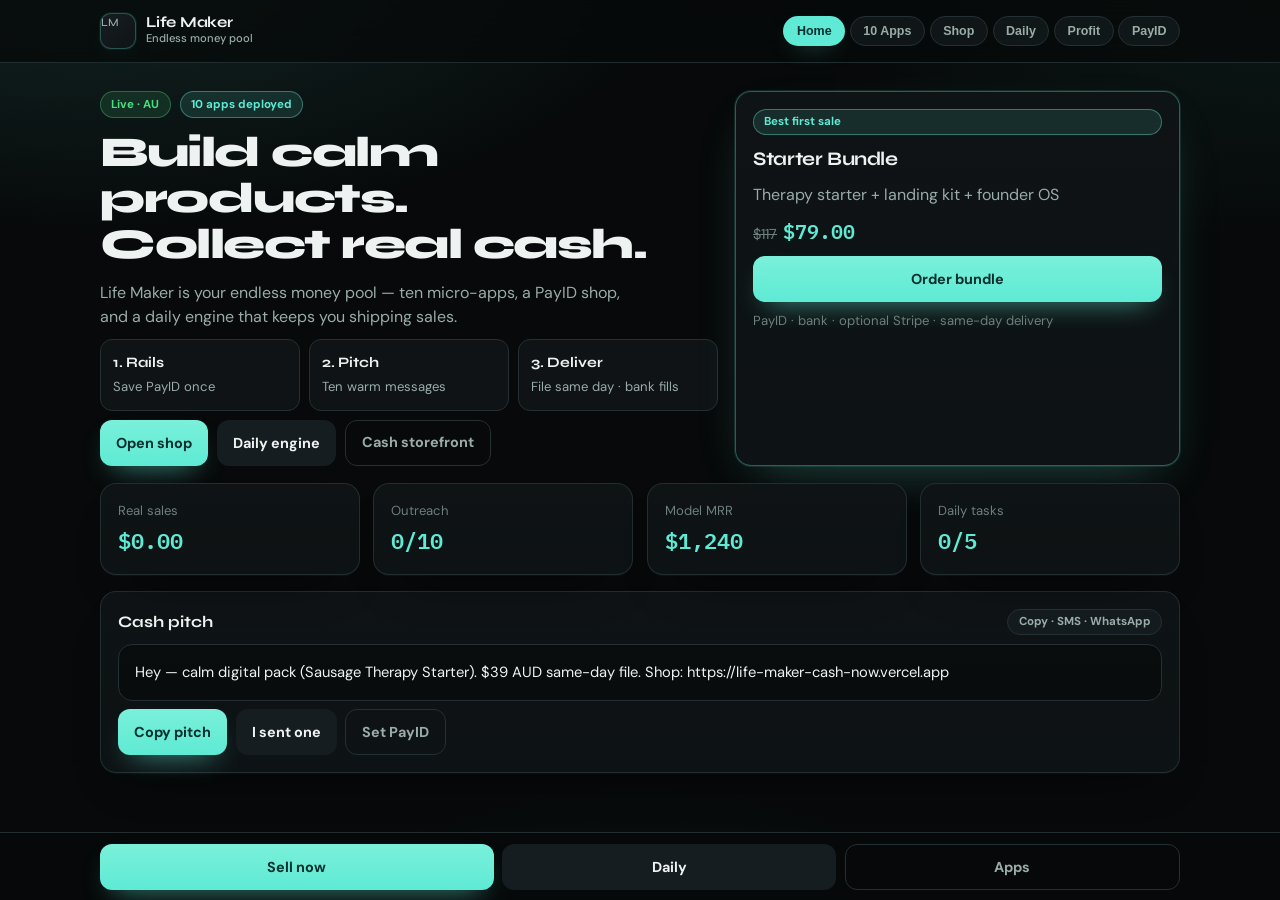
<file: index.html>
<!DOCTYPE html>
<html lang="en">
<head>
<meta charset="utf-8"/>
<meta name="viewport" content="width=device-width,initial-scale=1,viewport-fit=cover"/>
<title>Life Maker — 10 Apps · Shop · Daily Engine</title>
<meta name="description" content="Life Maker Hub: ten passive-income apps, PayID shop, daily cash engine. Calm products. Real money."/>
<meta name="theme-color" content="#07090a"/>
<meta property="og:title" content="Life Maker Hub"/>
<meta property="og:description" content="10 apps. Real PayID cash. Daily engine."/>
<link rel="stylesheet" href="./hub.css"/>
<link rel="icon" href="data:image/svg+xml,%3Csvg xmlns='http://www.w3.org/2000/svg' viewBox='0 0 64 64'%3E%3Crect width='64' height='64' rx='16' fill='%230f1416'/%3E%3Cpath d='M18 40c6-14 10-20 14-20s8 6 14 20' stroke='%235eead4' stroke-width='3.5' stroke-linecap='round' fill='none'/%3E%3Ccircle cx='32' cy='24' r='3.5' fill='%235eead4'/%3E%3C/svg%3E"/>
</head>
<body>
<header><div class="w nav">
  <div class="brand">
    <span class="mark">LM</span>
    <div><b>Life Maker</b><span>Endless money pool</span></div>
  </div>
  <div class="tabs" id="tabs"></div>
</div></header>
<main class="w" id="app"></main>
<div class="sticky"><div class="w row">
  <button class="btn ba" style="flex:1.2" id="goShop">Sell now</button>
  <button class="btn" style="flex:1" id="goDaily">Daily</button>
  <button class="btn bg" style="flex:1" id="goApps">Apps</button>
</div></div>
<script src="./hub.js"></script>
</body>
</html>
</file>
<file: hub.css>
@import url('https://fonts.googleapis.com/css2?family=DM+Sans:ital,opsz,wght@0,9..40,400;0,9..40,500;0,9..40,600;0,9..40,700;1,9..40,400&family=IBM+Plex+Mono:wght@400;500;600&family=Syne:wght@600;700;800&display=swap');
:root{
  --bg:#07090a;--s:#0f1416;--e:#161d20;--fg:#eef3f2;--m:#9aaca8;--sub:#6d7f7b;
  --b:#243033;--a:#5eead4;--af:#042f2e;--ok:#4ade80;--warn:#fbbf24;
  --display:'Syne',system-ui,sans-serif;--sans:'DM Sans',system-ui,sans-serif;--mono:'IBM Plex Mono',ui-monospace,monospace;
}
*{box-sizing:border-box}html{scroll-behavior:smooth}
body{
  margin:0;font-family:var(--sans);background:
    radial-gradient(1100px 560px at 8% -8%,rgba(94,234,212,.14),transparent 55%),
    radial-gradient(900px 480px at 100% 0%,rgba(52,211,153,.08),transparent 50%),
    radial-gradient(700px 380px at 50% 110%,rgba(94,234,212,.06),transparent 55%),
    var(--bg);
  color:var(--fg);line-height:1.55;-webkit-font-smoothing:antialiased;min-height:100dvh;
}
a{color:var(--a);text-decoration:none}
.w{width:min(1080px,100% - 1.25rem);margin:0 auto}
header{position:sticky;top:0;z-index:40;background:rgba(7,9,10,.78);border-bottom:1px solid rgba(36,48,51,.9);backdrop-filter:blur(16px);-webkit-backdrop-filter:blur(16px)}
.nav{display:flex;gap:.55rem;flex-wrap:wrap;align-items:center;justify-content:space-between;padding:.8rem 0}
.brand{display:flex;gap:.65rem;align-items:center;font-weight:700}
.mark{width:36px;height:36px;border-radius:11px;border:1px solid rgba(94,234,212,.28);background:linear-gradient(145deg,#161d20,#0f1416);display:grid;place-items:center;color:var(--a);font-family:var(--display);font-size:.78rem;font-weight:800;box-shadow:0 0 0 1px rgba(94,234,212,.08),0 10px 30px -14px rgba(94,234,212,.45)}
.brand b{font-family:var(--display);font-size:.95rem;letter-spacing:-.02em;display:block;line-height:1.1}
.brand span{display:block;font-size:.7rem;color:var(--m);font-weight:500}
.tabs{display:flex;gap:.3rem;flex-wrap:wrap}
.tab{border:1px solid var(--b);background:rgba(22,29,32,.7);color:var(--m);border-radius:999px;padding:.42rem .78rem;font-size:.78rem;font-weight:650;cursor:pointer;transition:all .18s ease}
.tab:hover{color:var(--fg);border-color:#354448}
.tab.on{background:var(--a);color:var(--af);border-color:transparent;box-shadow:0 8px 24px -12px rgba(94,234,212,.7)}
.btn{display:inline-flex;align-items:center;justify-content:center;gap:.4rem;min-height:46px;padding:.65rem 1rem;border-radius:12px;border:0;font-weight:700;cursor:pointer;background:var(--e);color:var(--fg);font-size:.9rem;font-family:var(--sans);transition:transform .15s ease, box-shadow .15s ease, background .15s ease}
.btn:hover{transform:translateY(-1px)}
.btn:active{transform:translateY(0)}
.ba{background:linear-gradient(180deg,#7af0da,#5eead4);color:var(--af);box-shadow:0 12px 28px -14px rgba(94,234,212,.75)}
.bp{background:var(--fg);color:var(--bg)}
.bg{background:transparent;border:1px solid var(--b);color:var(--m)}
h1{font-family:var(--display);font-size:clamp(1.75rem,5vw,2.65rem);letter-spacing:-.035em;line-height:1.08;margin:.25rem 0;font-weight:800}
h2{font-family:var(--display);font-size:1.2rem;letter-spacing:-.02em;margin:0}
.m{color:var(--m)}.s{color:var(--sub);font-size:.82rem}
.hero{padding:1.4rem 0 1.1rem;display:grid;gap:1.1rem}
@media(min-width:860px){.hero{grid-template-columns:1.25fr .9fr;align-items:stretch}}
.card{background:linear-gradient(180deg,rgba(15,20,22,.95),rgba(15,20,22,.88));border:1px solid rgba(36,48,51,.95);border-radius:16px;padding:1.05rem;box-shadow:0 1px 0 rgba(255,255,255,.03),0 24px 50px -32px rgba(0,0,0,.85)}
.card.feat{border-color:rgba(94,234,212,.35);box-shadow:0 0 0 1px rgba(94,234,212,.12),0 20px 50px -24px rgba(94,234,212,.35)}
.grid{display:grid;gap:.85rem}.g2{grid-template-columns:1fr}@media(min-width:760px){.g2{grid-template-columns:1fr 1fr}.g3{grid-template-columns:repeat(3,1fr)}.g4{grid-template-columns:repeat(4,1fr)}}
.price{font-family:var(--mono);color:var(--a);font-weight:600;font-size:1.25rem}
.badge{display:inline-flex;align-items:center;gap:.3rem;border-radius:999px;padding:.2rem .65rem;font-size:.72rem;font-weight:700;border:1px solid var(--b);background:rgba(22,29,32,.85);color:var(--m)}
.ok{border-color:rgba(74,222,128,.35);background:rgba(74,222,128,.12);color:var(--ok)}
.hot{border-color:rgba(94,234,212,.4);background:rgba(94,234,212,.12);color:var(--a)}
input,select{width:100%;background:var(--e);border:1px solid var(--b);border-radius:12px;color:var(--fg);padding:.72rem .85rem;font:inherit;margin:.28rem 0 .55rem}
input:focus,select:focus{outline:2px solid rgba(94,234,212,.35);outline-offset:1px}
label{font-size:.72rem;color:var(--m);font-weight:650;letter-spacing:.01em}
.row{display:flex;gap:.55rem;flex-wrap:wrap;align-items:center}
.stack{display:flex;flex-direction:column;gap:.55rem}
.bar{height:10px;background:rgba(22,29,32,.9);border-radius:999px;overflow:hidden;border:1px solid var(--b)}
.bar>i{display:block;height:100%;background:linear-gradient(90deg,#5eead4,#4ade80);border-radius:999px;transition:width .4s ease}
.dot{width:9px;height:9px;border-radius:99px;display:inline-block;box-shadow:0 0 12px currentColor}
main{padding:.4rem 0 5.5rem}
.sticky{position:fixed;left:0;right:0;bottom:0;z-index:50;padding:.65rem .75rem calc(.65rem + env(safe-area-inset-bottom));background:rgba(7,9,10,.92);border-top:1px solid rgba(36,48,51,.95);backdrop-filter:blur(14px)}
.mono{font-family:var(--mono)}.strike{text-decoration:line-through;color:var(--sub);font-size:.9rem;margin-right:.35rem}
.steps{display:grid;gap:.55rem;grid-template-columns:1fr}@media(min-width:700px){.steps{grid-template-columns:repeat(3,1fr)}}
.step{background:rgba(22,29,32,.55);border:1px solid var(--b);border-radius:12px;padding:.75rem;font-size:.82rem;color:var(--m)}
.step b{display:block;color:var(--fg);font-family:var(--display);font-size:.9rem;margin-bottom:.2rem}
.pitch{background:rgba(7,9,10,.55);border:1px solid var(--b);border-radius:14px;padding:1rem;font-size:.92rem;line-height:1.55}
.stat .s{margin-bottom:.15rem}.stat .price{font-size:1.35rem}
footer{padding:1.2rem 0 1.5rem;border-top:1px solid var(--b);color:var(--sub);font-size:.8rem;margin-top:1rem}
</file>
